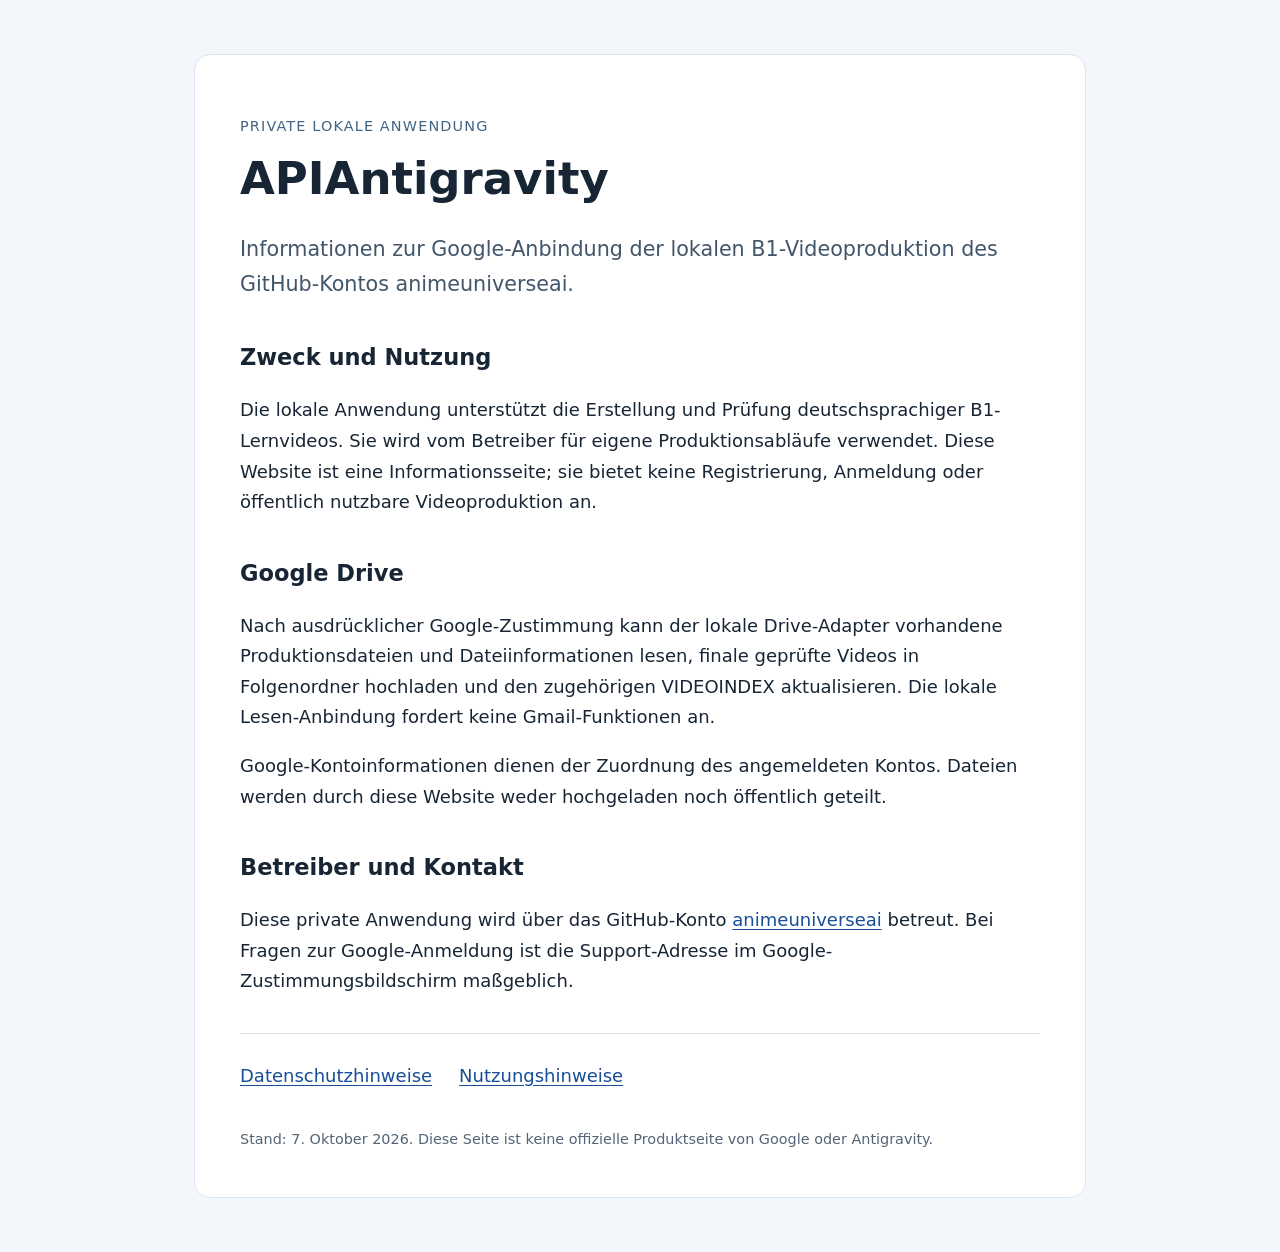
<file: index.html>
<!doctype html>
<html lang="de"><head><meta charset="utf-8"><meta name="viewport" content="width=device-width,initial-scale=1"><title>APIAntigravity – lokale B1-Videoproduktion</title><link rel="stylesheet" href="style.css"></head>
<body><main><p class="eyebrow">Private lokale Anwendung</p><h1>APIAntigravity</h1><p class="lead">Informationen zur Google-Anbindung der lokalen B1-Videoproduktion des GitHub-Kontos animeuniverseai.</p>
<h2>Zweck und Nutzung</h2><p>Die lokale Anwendung unterstützt die Erstellung und Prüfung deutschsprachiger B1-Lernvideos. Sie wird vom Betreiber für eigene Produktionsabläufe verwendet. Diese Website ist eine Informationsseite; sie bietet keine Registrierung, Anmeldung oder öffentlich nutzbare Videoproduktion an.</p>
<h2>Google Drive</h2><p>Nach ausdrücklicher Google-Zustimmung kann der lokale Drive-Adapter vorhandene Produktionsdateien und Dateiinformationen lesen, finale geprüfte Videos in Folgenordner hochladen und den zugehörigen VIDEOINDEX aktualisieren. Die lokale Lesen-Anbindung fordert keine Gmail-Funktionen an.</p><p>Google-Kontoinformationen dienen der Zuordnung des angemeldeten Kontos. Dateien werden durch diese Website weder hochgeladen noch öffentlich geteilt.</p>
<h2>Betreiber und Kontakt</h2><p>Diese private Anwendung wird über das GitHub-Konto <a href="https://github.com/animeuniverseai">animeuniverseai</a> betreut. Bei Fragen zur Google-Anmeldung ist die Support-Adresse im Google-Zustimmungsbildschirm maßgeblich.</p>
<nav aria-label="Weitere Informationen"><a href="privacy.html">Datenschutzhinweise</a><a href="terms.html">Nutzungshinweise</a></nav><footer>Stand: 7. Oktober 2026. Diese Seite ist keine offizielle Produktseite von Google oder Antigravity.</footer></main></body></html>
</file>
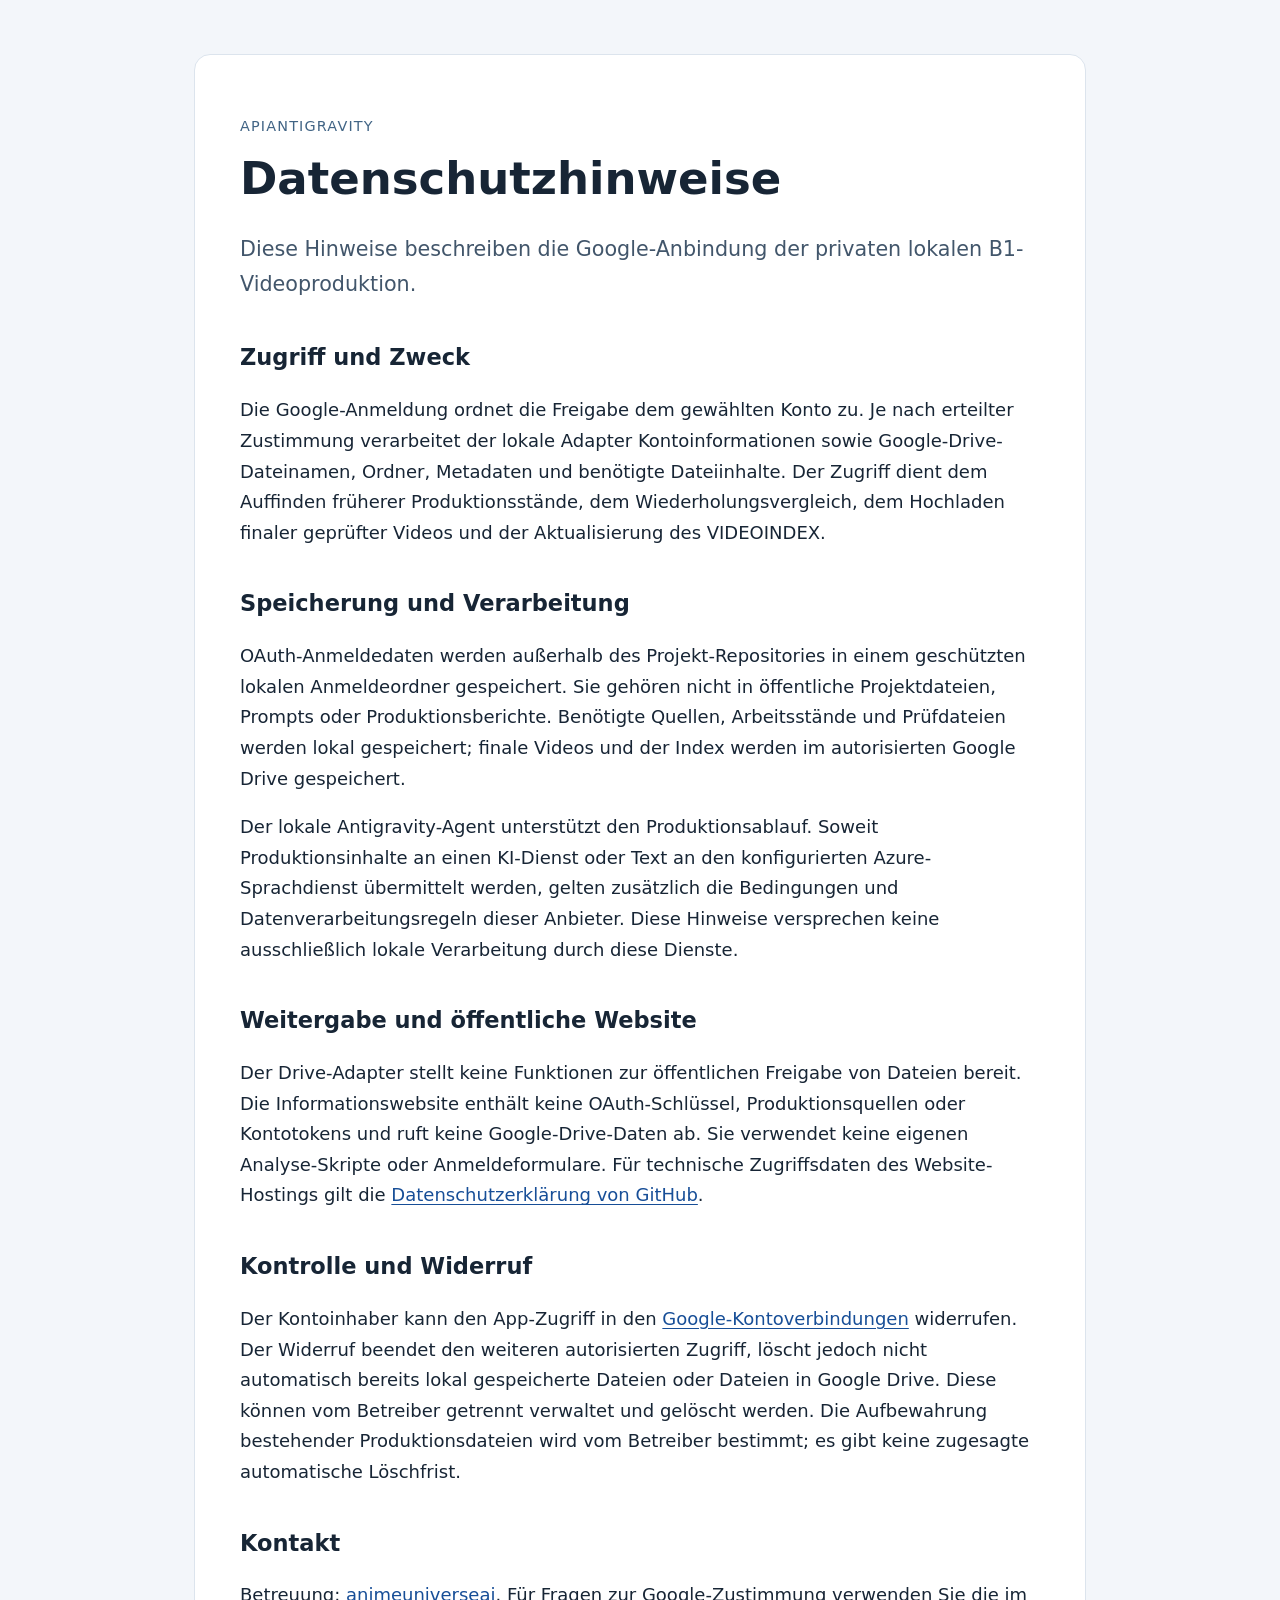
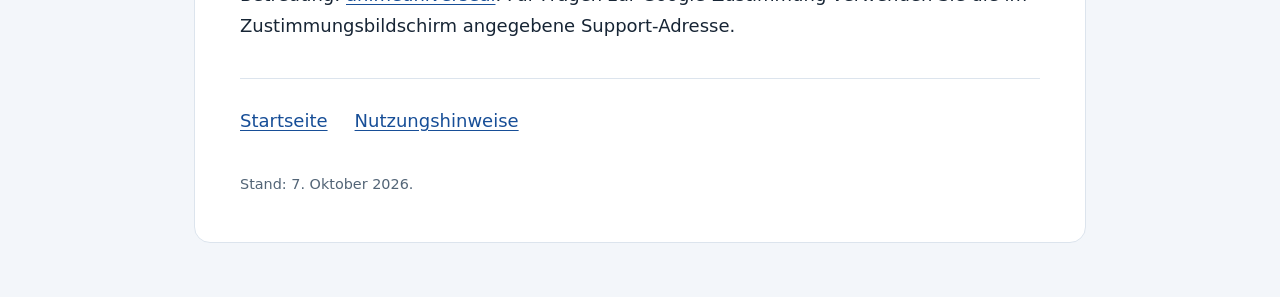
<file: privacy.html>
<!doctype html>
<html lang="de"><head><meta charset="utf-8"><meta name="viewport" content="width=device-width,initial-scale=1"><title>APIAntigravity – Datenschutzhinweise</title><link rel="stylesheet" href="style.css"></head>
<body><main><p class="eyebrow">APIAntigravity</p><h1>Datenschutzhinweise</h1><p class="lead">Diese Hinweise beschreiben die Google-Anbindung der privaten lokalen B1-Videoproduktion.</p>
<h2>Zugriff und Zweck</h2><p>Die Google-Anmeldung ordnet die Freigabe dem gewählten Konto zu. Je nach erteilter Zustimmung verarbeitet der lokale Adapter Kontoinformationen sowie Google-Drive-Dateinamen, Ordner, Metadaten und benötigte Dateiinhalte. Der Zugriff dient dem Auffinden früherer Produktionsstände, dem Wiederholungsvergleich, dem Hochladen finaler geprüfter Videos und der Aktualisierung des VIDEOINDEX.</p>
<h2>Speicherung und Verarbeitung</h2><p>OAuth-Anmeldedaten werden außerhalb des Projekt-Repositories in einem geschützten lokalen Anmeldeordner gespeichert. Sie gehören nicht in öffentliche Projektdateien, Prompts oder Produktionsberichte. Benötigte Quellen, Arbeitsstände und Prüfdateien werden lokal gespeichert; finale Videos und der Index werden im autorisierten Google Drive gespeichert.</p><p>Der lokale Antigravity-Agent unterstützt den Produktionsablauf. Soweit Produktionsinhalte an einen KI-Dienst oder Text an den konfigurierten Azure-Sprachdienst übermittelt werden, gelten zusätzlich die Bedingungen und Datenverarbeitungsregeln dieser Anbieter. Diese Hinweise versprechen keine ausschließlich lokale Verarbeitung durch diese Dienste.</p>
<h2>Weitergabe und öffentliche Website</h2><p>Der Drive-Adapter stellt keine Funktionen zur öffentlichen Freigabe von Dateien bereit. Die Informationswebsite enthält keine OAuth-Schlüssel, Produktionsquellen oder Kontotokens und ruft keine Google-Drive-Daten ab. Sie verwendet keine eigenen Analyse-Skripte oder Anmeldeformulare. Für technische Zugriffsdaten des Website-Hostings gilt die <a href="https://docs.github.com/en/site-policy/privacy-policies/github-general-privacy-statement">Datenschutzerklärung von GitHub</a>.</p>
<h2>Kontrolle und Widerruf</h2><p>Der Kontoinhaber kann den App-Zugriff in den <a href="https://myaccount.google.com/connections">Google-Kontoverbindungen</a> widerrufen. Der Widerruf beendet den weiteren autorisierten Zugriff, löscht jedoch nicht automatisch bereits lokal gespeicherte Dateien oder Dateien in Google Drive. Diese können vom Betreiber getrennt verwaltet und gelöscht werden. Die Aufbewahrung bestehender Produktionsdateien wird vom Betreiber bestimmt; es gibt keine zugesagte automatische Löschfrist.</p>
<h2>Kontakt</h2><p>Betreuung: <a href="https://github.com/animeuniverseai">animeuniverseai</a>. Für Fragen zur Google-Zustimmung verwenden Sie die im Zustimmungsbildschirm angegebene Support-Adresse.</p>
<nav><a href="index.html">Startseite</a><a href="terms.html">Nutzungshinweise</a></nav><footer>Stand: 7. Oktober 2026.</footer></main></body></html>
</file>
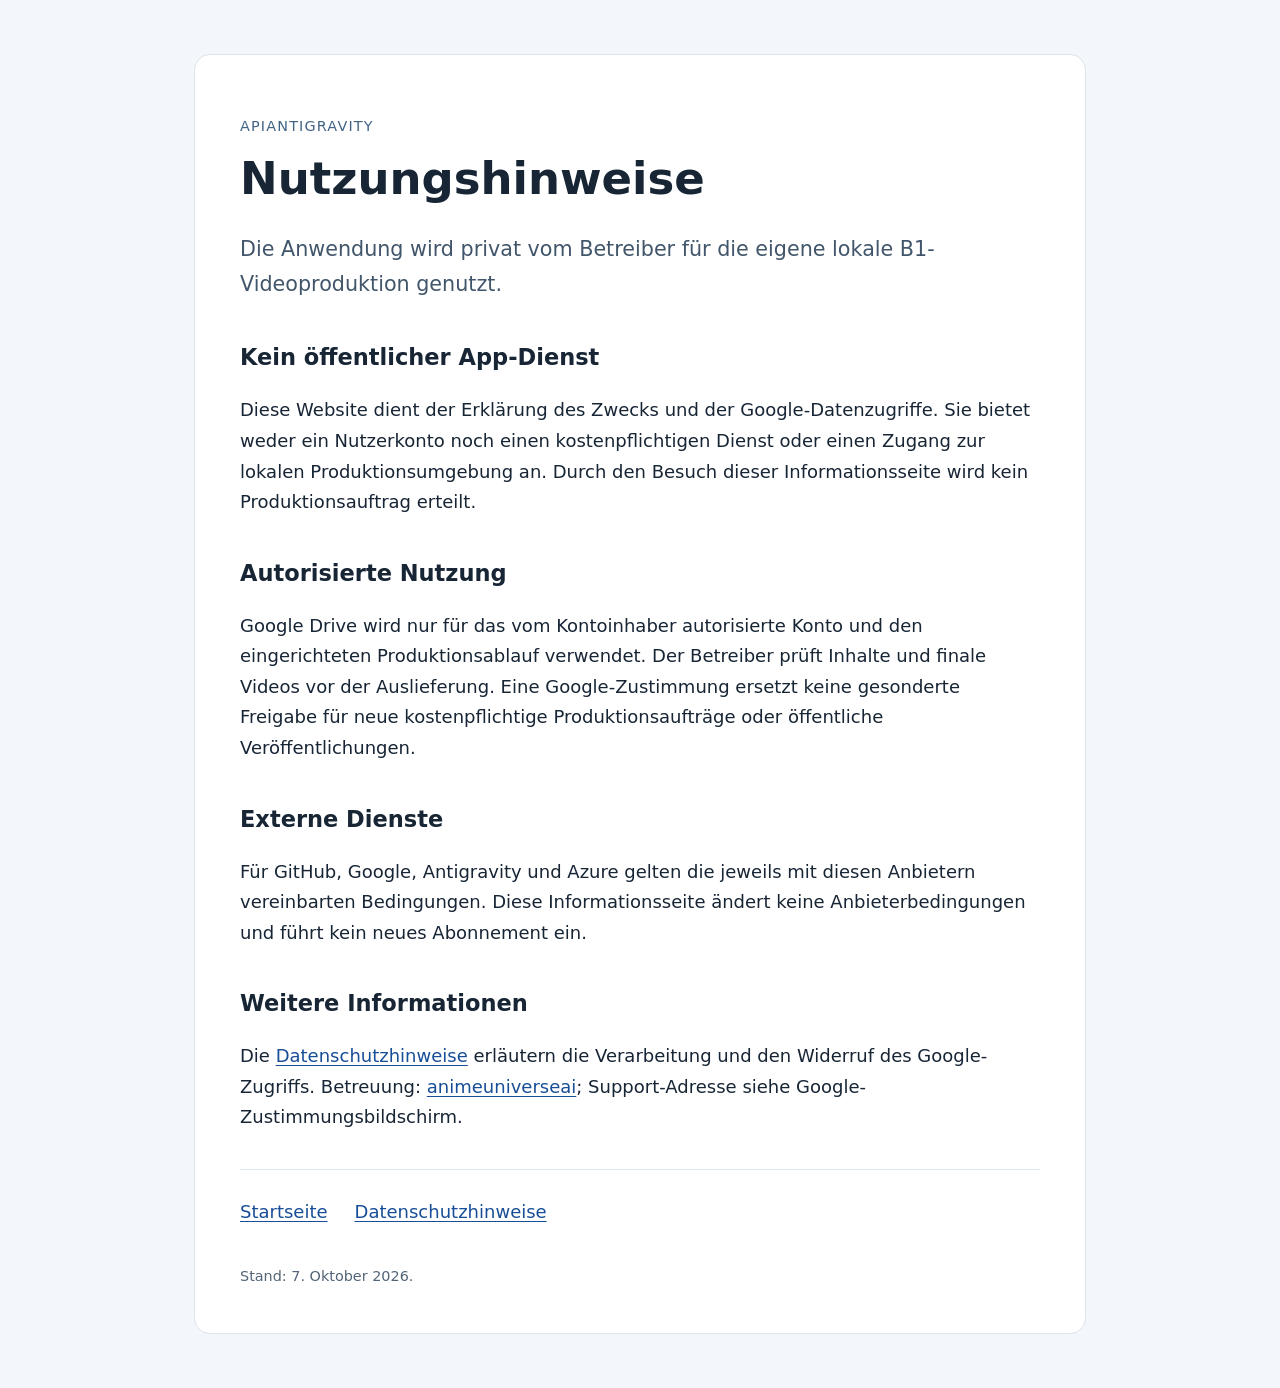
<file: terms.html>
<!doctype html>
<html lang="de"><head><meta charset="utf-8"><meta name="viewport" content="width=device-width,initial-scale=1"><title>APIAntigravity – Nutzungshinweise</title><link rel="stylesheet" href="style.css"></head>
<body><main><p class="eyebrow">APIAntigravity</p><h1>Nutzungshinweise</h1><p class="lead">Die Anwendung wird privat vom Betreiber für die eigene lokale B1-Videoproduktion genutzt.</p>
<h2>Kein öffentlicher App-Dienst</h2><p>Diese Website dient der Erklärung des Zwecks und der Google-Datenzugriffe. Sie bietet weder ein Nutzerkonto noch einen kostenpflichtigen Dienst oder einen Zugang zur lokalen Produktionsumgebung an. Durch den Besuch dieser Informationsseite wird kein Produktionsauftrag erteilt.</p>
<h2>Autorisierte Nutzung</h2><p>Google Drive wird nur für das vom Kontoinhaber autorisierte Konto und den eingerichteten Produktionsablauf verwendet. Der Betreiber prüft Inhalte und finale Videos vor der Auslieferung. Eine Google-Zustimmung ersetzt keine gesonderte Freigabe für neue kostenpflichtige Produktionsaufträge oder öffentliche Veröffentlichungen.</p>
<h2>Externe Dienste</h2><p>Für GitHub, Google, Antigravity und Azure gelten die jeweils mit diesen Anbietern vereinbarten Bedingungen. Diese Informationsseite ändert keine Anbieterbedingungen und führt kein neues Abonnement ein.</p>
<h2>Weitere Informationen</h2><p>Die <a href="privacy.html">Datenschutzhinweise</a> erläutern die Verarbeitung und den Widerruf des Google-Zugriffs. Betreuung: <a href="https://github.com/animeuniverseai">animeuniverseai</a>; Support-Adresse siehe Google-Zustimmungsbildschirm.</p>
<nav><a href="index.html">Startseite</a><a href="privacy.html">Datenschutzhinweise</a></nav><footer>Stand: 7. Oktober 2026.</footer></main></body></html>
</file>
<file: style.css>
:root{color-scheme:light;font:18px/1.7 system-ui,-apple-system,Segoe UI,sans-serif;color:#172535;background:#f3f6fa}body{margin:0}main{max-width:800px;margin:3rem auto;padding:2.5rem;background:white;border-radius:16px;border:1px solid #dce4ed}h1{font-size:2.5rem;line-height:1.15;margin:.4rem 0 1.5rem}h2{font-size:1.25rem;margin-top:2rem}.eyebrow{font-size:.8rem;letter-spacing:.08em;text-transform:uppercase;color:#416485}.lead{font-size:1.15rem;color:#42566b}a{color:#174e97;text-underline-offset:3px}nav{display:flex;gap:1.5rem;flex-wrap:wrap;border-top:1px solid #dce4ed;margin-top:2rem;padding-top:1.5rem}footer{font-size:.8rem;color:#536577;margin-top:2rem}@media(max-width:680px){main{margin:0;padding:1.5rem;border-radius:0;border:0}h1{font-size:2rem}}
</file>
